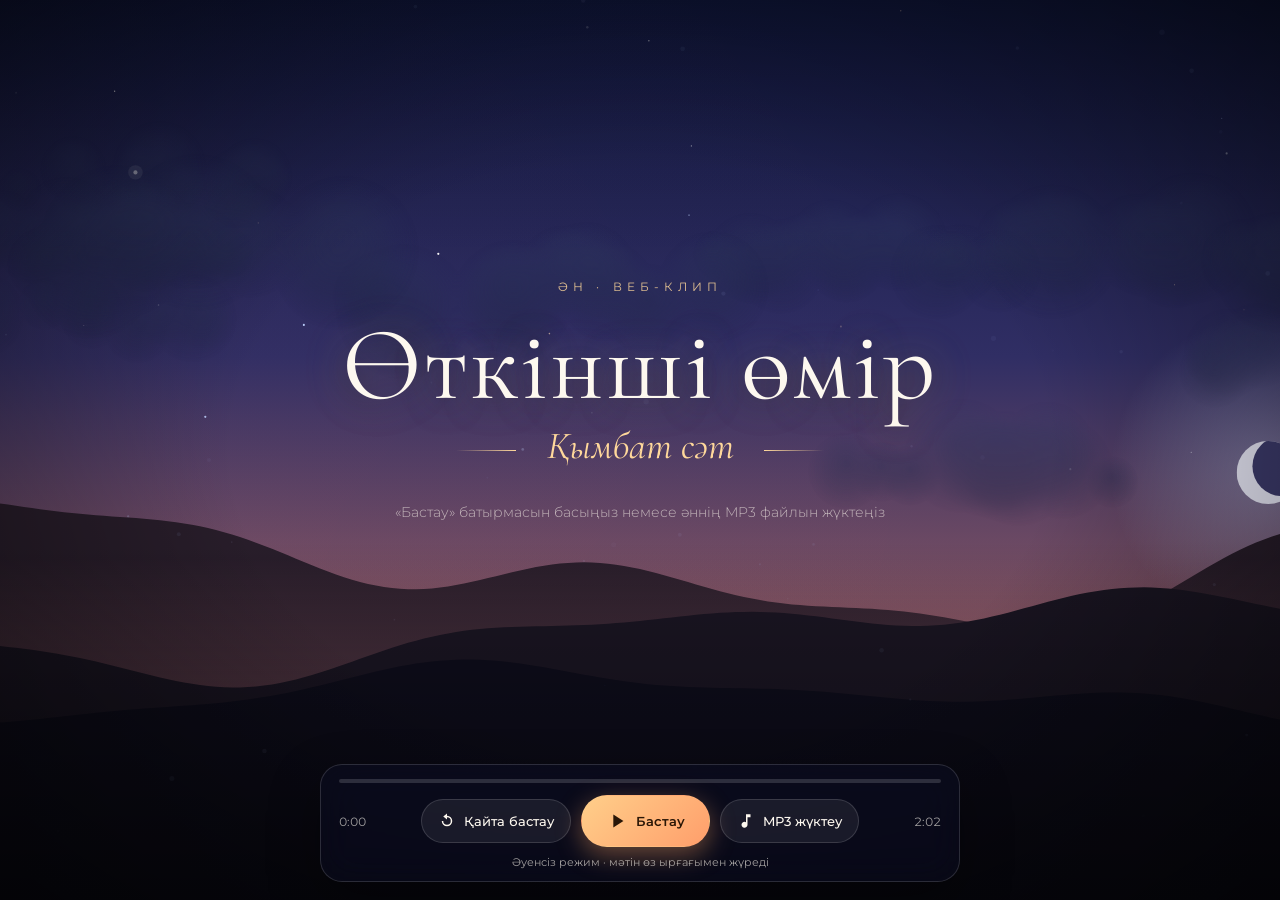
<file: index.html>
<!DOCTYPE html>
<html lang="kk">
<head>
  <meta charset="UTF-8" />
  <meta name="viewport" content="width=device-width, initial-scale=1, viewport-fit=cover" />
  <meta name="theme-color" content="#0b1026" />
  <meta name="description" content="«Өткінші өмір – Қымбат сәт» әніне арналған интерактивті кинематографиялық веб-клип." />
  <title>Өткінші өмір – Қымбат сәт</title>
  <link rel="preconnect" href="https://fonts.googleapis.com" />
  <link rel="preconnect" href="https://fonts.gstatic.com" crossorigin />
  <link href="https://fonts.googleapis.com/css2?family=Cormorant+Garamond:ital,wght@0,400;0,600;1,400&family=Montserrat:wght@300;400;500&display=swap" rel="stylesheet" />
  <link rel="stylesheet" href="style.css" />
</head>
<body>
  <canvas id="sky" aria-hidden="true"></canvas>
  <div class="vignette" aria-hidden="true"></div>
  <div class="letterbox top" aria-hidden="true"></div>
  <div class="letterbox bottom" aria-hidden="true"></div>

  <main class="stage">
    <header class="title-card" id="titleCard">
      <p class="eyebrow">Ән · Веб-клип</p>
      <h1>Өткінші өмір</h1>
      <p class="subtitle">Қымбат сәт</p>
      <p class="hint">«Бастау» батырмасын басыңыз немесе әннің MP3 файлын жүктеңіз</p>
    </header>

    <section class="lyrics" aria-live="polite">
      <p class="section-label" id="sectionLabel"></p>
      <p class="line" id="lineA"></p>
      <p class="line" id="lineB"></p>
    </section>
  </main>

  <footer class="controls" role="toolbar" aria-label="Басқару панелі">
    <div class="progress" id="progress" role="slider" aria-label="Ойнату барысы" aria-valuemin="0" aria-valuemax="100" aria-valuenow="0" tabindex="0">
      <div class="progress-fill" id="progressFill"></div>
    </div>

    <div class="controls-row">
      <span class="time" id="timeNow">0:00</span>

      <div class="buttons">
        <button class="btn" id="restartBtn" type="button" aria-label="Қайта бастау">
          <svg viewBox="0 0 24 24" aria-hidden="true"><path d="M12 5V2L7 6l5 4V7a5 5 0 1 1-5 5H5a7 7 0 1 0 7-7z"/></svg>
          <span>Қайта бастау</span>
        </button>

        <button class="btn btn-primary" id="playBtn" type="button" aria-label="Бастау">
          <svg class="icon-play" viewBox="0 0 24 24" aria-hidden="true"><path d="M8 5v14l11-7z"/></svg>
          <svg class="icon-pause" viewBox="0 0 24 24" aria-hidden="true"><path d="M6 5h4v14H6zm8 0h4v14h-4z"/></svg>
          <span id="playLabel">Бастау</span>
        </button>

        <label class="btn" for="fileInput" id="uploadBtn">
          <svg viewBox="0 0 24 24" aria-hidden="true"><path d="M12 3v10.55A4 4 0 1 0 14 17V7h4V3h-6z"/></svg>
          <span>MP3 жүктеу</span>
        </label>
        <input type="file" id="fileInput" accept="audio/*,.mp3" hidden />
      </div>

      <span class="time" id="timeTotal">0:00</span>
    </div>

    <p class="track-name" id="trackName">Әуенсіз режим · мәтін өз ырғағымен жүреді</p>
  </footer>

  <audio id="audio" preload="auto"></audio>
  <script src="script.js"></script>
</body>
</html>
</file>
<file: style.css>
:root {
  --gold: #ffd89b;
  --gold-soft: rgba(255, 216, 155, 0.85);
  --text: #fdf8ef;
  --muted: rgba(253, 248, 239, 0.62);
  --glass: rgba(12, 16, 38, 0.42);
  --glass-border: rgba(255, 255, 255, 0.14);
  --serif: "Cormorant Garamond", Georgia, "Times New Roman", serif;
  --sans: "Montserrat", system-ui, -apple-system, "Segoe UI", Roboto, sans-serif;
  --fade: 1.4s;
}

* { box-sizing: border-box; margin: 0; padding: 0; }

html, body {
  height: 100%;
  overflow: hidden;
  background: #0b1026;
  color: var(--text);
  font-family: var(--sans);
  -webkit-font-smoothing: antialiased;
  -webkit-tap-highlight-color: transparent;
}

#sky {
  position: fixed;
  inset: 0;
  width: 100%;
  height: 100%;
  display: block;
}

.vignette {
  position: fixed;
  inset: 0;
  pointer-events: none;
  background:
    radial-gradient(ellipse at center, transparent 45%, rgba(0, 0, 0, 0.55) 100%),
    linear-gradient(to bottom, rgba(0, 0, 0, 0.15), transparent 30%, transparent 60%, rgba(0, 0, 0, 0.45));
}

/* Cinematic letterbox bars that slide in when playing */
.letterbox {
  position: fixed;
  left: 0;
  right: 0;
  height: 7vh;
  background: #000;
  pointer-events: none;
  transition: transform 1.6s cubic-bezier(.65, 0, .35, 1);
  z-index: 2;
}
.letterbox.top { top: 0; transform: translateY(-100%); }
.letterbox.bottom { bottom: 0; transform: translateY(100%); }
body.playing .letterbox { transform: translateY(0); }

/* ---------- Stage ---------- */
.stage {
  position: fixed;
  inset: 0;
  display: grid;
  place-items: center;
  padding: 10vh 20px 190px;
  z-index: 3;
  pointer-events: none;
}

.title-card {
  grid-area: 1 / 1;
  text-align: center;
  transition: opacity 1.8s ease, transform 1.8s ease, filter 1.8s ease;
}
body.started .title-card {
  opacity: 0;
  transform: translateY(-20px) scale(0.98);
  filter: blur(6px);
}

.eyebrow {
  font-size: 0.72rem;
  letter-spacing: 0.45em;
  text-transform: uppercase;
  color: var(--gold-soft);
  margin-bottom: 1.2rem;
}

.title-card h1 {
  font-family: var(--serif);
  font-weight: 400;
  font-size: clamp(2.8rem, 9vw, 6.5rem);
  line-height: 1;
  letter-spacing: 0.02em;
  text-shadow: 0 0 40px rgba(255, 216, 155, 0.35), 0 4px 30px rgba(0, 0, 0, 0.5);
}

.subtitle {
  font-family: var(--serif);
  font-style: italic;
  font-size: clamp(1.4rem, 4vw, 2.4rem);
  color: var(--gold);
  margin-top: 0.4rem;
}
.subtitle::before, .subtitle::after {
  content: "";
  display: inline-block;
  width: clamp(24px, 6vw, 60px);
  height: 1px;
  background: linear-gradient(90deg, transparent, var(--gold));
  vertical-align: middle;
  margin: 0 0.8em;
}
.subtitle::after { background: linear-gradient(90deg, var(--gold), transparent); }

.hint {
  margin-top: 2.2rem;
  font-size: 0.85rem;
  font-weight: 300;
  color: var(--muted);
  animation: breathe 3.5s ease-in-out infinite;
}

@keyframes breathe {
  0%, 100% { opacity: 0.45; }
  50% { opacity: 1; }
}

/* ---------- Lyrics ---------- */
.lyrics {
  grid-area: 1 / 1;
  width: min(100%, 980px);
  text-align: center;
  display: grid;
  place-items: center;
}

.section-label,
.lyrics .line {
  grid-area: 1 / 1;
}

.section-label {
  align-self: start;
  transform: translateY(-4.5em);
  font-size: 0.7rem;
  letter-spacing: 0.5em;
  text-transform: uppercase;
  color: var(--gold-soft);
  opacity: 0;
  transition: opacity 1.2s ease;
}
.section-label.show { opacity: 1; }

.lyrics .line {
  font-family: var(--serif);
  font-weight: 400;
  font-size: clamp(1.7rem, 5.2vw, 3.6rem);
  line-height: 1.25;
  text-wrap: balance;
  opacity: 0;
  transform: translateY(18px);
  filter: blur(10px);
  letter-spacing: 0.06em;
  text-shadow:
    0 0 24px rgba(255, 216, 155, 0.35),
    0 2px 18px rgba(0, 0, 0, 0.75);
  transition:
    opacity var(--fade) ease,
    transform var(--fade) cubic-bezier(.2, .7, .2, 1),
    filter var(--fade) ease,
    letter-spacing 4s ease;
}
.lyrics .line.show {
  opacity: 1;
  transform: translateY(0);
  filter: blur(0);
  letter-spacing: 0.015em;
}
.lyrics .line.hide {
  opacity: 0;
  transform: translateY(-14px);
  filter: blur(8px);
}
.lyrics .line.chorus { color: #fff3dc; font-style: italic; }
.lyrics .line.finale {
  color: var(--gold);
  text-shadow: 0 0 40px rgba(255, 216, 155, 0.7), 0 2px 18px rgba(0, 0, 0, 0.75);
}

/* ---------- Controls ---------- */
.controls {
  position: fixed;
  left: 50%;
  bottom: max(18px, env(safe-area-inset-bottom));
  transform: translateX(-50%);
  width: min(calc(100% - 32px), 640px);
  padding: 14px 18px 12px;
  background: var(--glass);
  border: 1px solid var(--glass-border);
  border-radius: 22px;
  backdrop-filter: blur(18px) saturate(140%);
  -webkit-backdrop-filter: blur(18px) saturate(140%);
  box-shadow: 0 20px 50px rgba(0, 0, 0, 0.35);
  z-index: 5;
  transition: opacity 0.8s ease, transform 0.8s ease;
}
body.playing.idle .controls {
  opacity: 0.12;
  transform: translateX(-50%) translateY(8px);
}
body.playing.idle { cursor: none; }

.progress {
  position: relative;
  height: 4px;
  border-radius: 4px;
  background: rgba(255, 255, 255, 0.15);
  cursor: pointer;
  margin-bottom: 12px;
  touch-action: none;
}
.progress::before { /* larger hit area */
  content: "";
  position: absolute;
  inset: -10px 0;
}
.progress-fill {
  height: 100%;
  width: 0%;
  border-radius: inherit;
  background: linear-gradient(90deg, #ffb26b, var(--gold));
  box-shadow: 0 0 12px rgba(255, 216, 155, 0.7);
}
.progress:focus-visible { outline: 2px solid var(--gold); outline-offset: 6px; }

.controls-row {
  display: flex;
  align-items: center;
  justify-content: space-between;
  gap: 10px;
}

.time {
  font-size: 0.75rem;
  font-variant-numeric: tabular-nums;
  color: var(--muted);
  min-width: 2.6rem;
}
.time:last-child { text-align: right; }

.buttons {
  display: flex;
  align-items: center;
  gap: 10px;
}

.btn {
  display: inline-flex;
  align-items: center;
  gap: 8px;
  height: 44px;
  padding: 0 16px;
  border-radius: 999px;
  border: 1px solid var(--glass-border);
  background: rgba(255, 255, 255, 0.07);
  color: var(--text);
  font: 500 0.82rem var(--sans);
  cursor: pointer;
  user-select: none;
  transition: background 0.25s, transform 0.15s, border-color 0.25s;
  white-space: nowrap;
}
.btn:hover { background: rgba(255, 255, 255, 0.16); border-color: rgba(255, 255, 255, 0.3); }
.btn:active { transform: scale(0.96); }
.btn:focus-visible { outline: 2px solid var(--gold); outline-offset: 3px; }
.btn svg { width: 18px; height: 18px; fill: currentColor; flex: none; }

.btn-primary {
  height: 52px;
  padding: 0 24px;
  background: linear-gradient(135deg, #ffcf8a, #ff9e6b);
  border-color: transparent;
  color: #2a1606;
  font-weight: 600;
  box-shadow: 0 8px 26px rgba(255, 170, 100, 0.4);
}
.btn-primary:hover { background: linear-gradient(135deg, #ffdca6, #ffae80); }
.btn-primary svg { width: 22px; height: 22px; }
.btn-primary .icon-pause { display: none; }
body.playing .btn-primary .icon-pause { display: block; }
body.playing .btn-primary .icon-play { display: none; }

.track-name {
  margin-top: 8px;
  text-align: center;
  font-size: 0.7rem;
  color: var(--muted);
  white-space: nowrap;
  overflow: hidden;
  text-overflow: ellipsis;
}

/* ---------- Responsive ---------- */
@media (max-width: 600px) {
  .stage { padding: 9vh 16px 170px; }
  .controls { padding: 12px 12px 10px; border-radius: 18px; }
  .btn:not(.btn-primary) { width: 44px; padding: 0; justify-content: center; }
  .btn:not(.btn-primary) span { display: none; }
  .btn-primary { padding: 0 20px; }
  .eyebrow { letter-spacing: 0.3em; }
  .section-label { transform: translateY(-5.5em); }
  .letterbox { height: 5vh; }
}

@media (max-height: 480px) and (orientation: landscape) {
  .stage { padding: 6vh 20px 120px; }
  .lyrics .line { font-size: clamp(1.4rem, 4vw, 2.4rem); }
  .letterbox { height: 4vh; }
  .track-name { display: none; }
}

@media (prefers-reduced-motion: reduce) {
  :root { --fade: 0.6s; }
  .lyrics .line { filter: none !important; }
  .hint { animation: none; }
}
</file>
